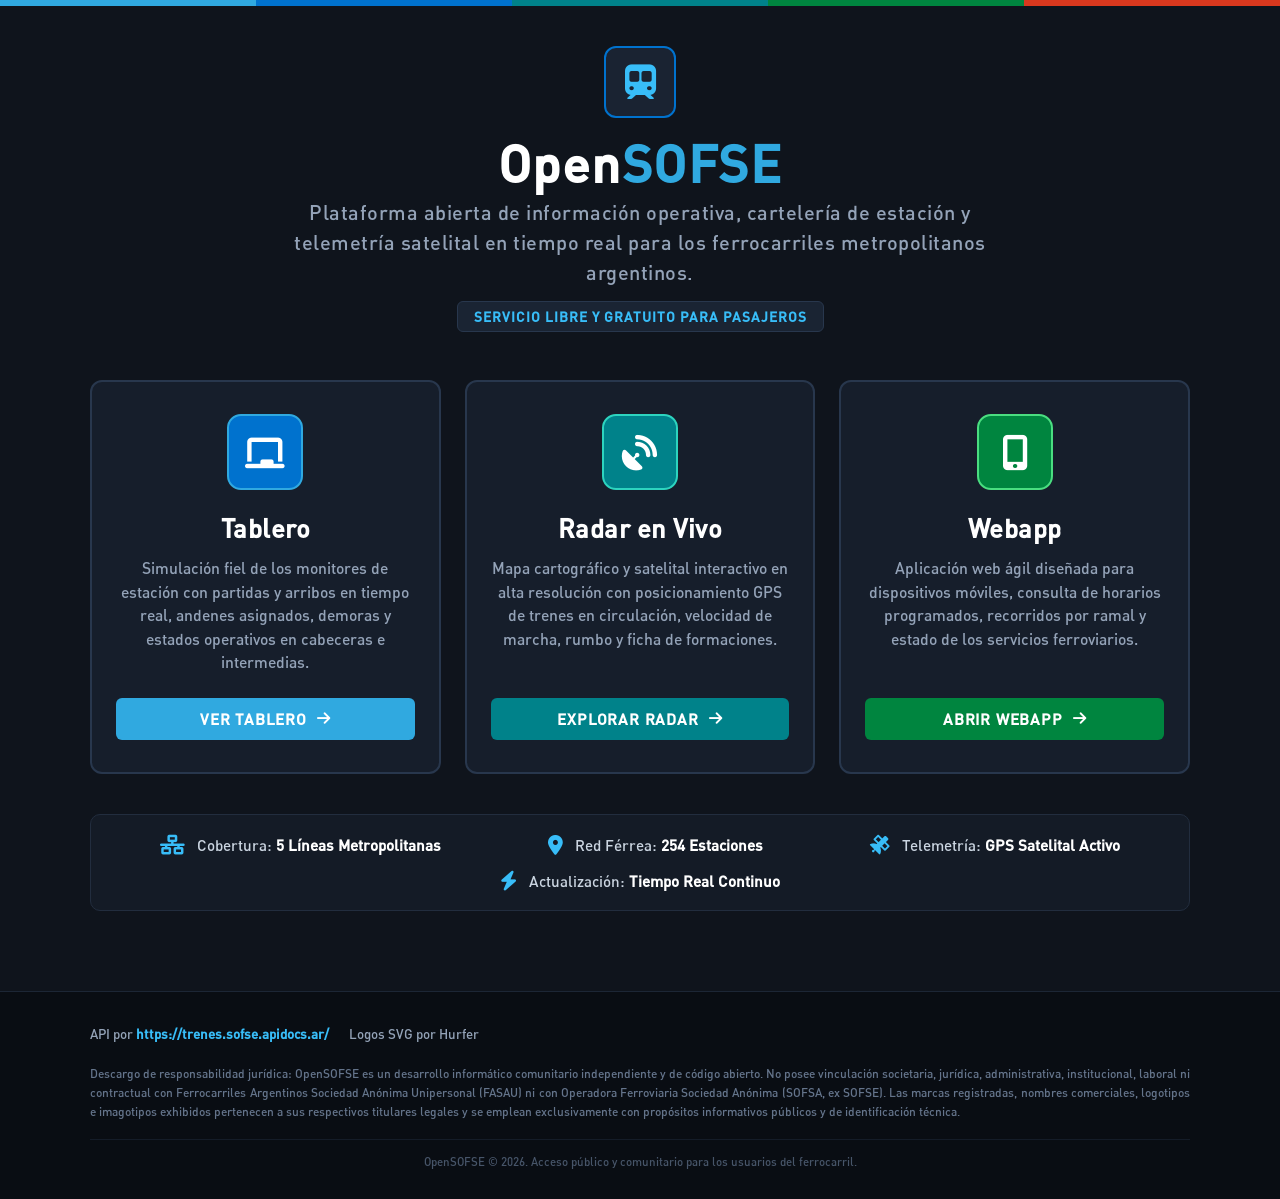
<file: index.html>
<!DOCTYPE html>
<html lang="es">
<head>
    <meta charset="UTF-8">
    <meta name="viewport" content="width=device-width, initial-scale=1.0">
    <title>OpenSOFSE | Portal Ferroviario Metropolitano en Tiempo Real</title>
    
    <!-- Font Awesome 6 Icons -->
    <link rel="stylesheet" href="https://cdnjs.cloudflare.com/ajax/libs/font-awesome/6.5.1/css/all.min.css">
    
    <style>
        /* Tipografia Oficial DinPro de Carteleria Ferroviaria */
        @font-face {
            font-family: 'DinPro';
            src: url('dinpro.otf') format('opentype');
            font-weight: normal;
            font-style: normal;
        }

        /* Reseteo y Base */
        * {
            box-sizing: border-box;
            margin: 0;
            padding: 0;
        }

        body {
            background-color: #0f141c;
            color: #f1f5f9;
            font-family: 'DinPro', 'Segoe UI', system-ui, sans-serif;
            min-height: 100vh;
            display: flex;
            flex-direction: column;
            justify-content: space-between;
            overflow-x: hidden;
        }

        /* Franja Superior Institucional de Lineas */
        .lines-accent-bar {
            width: 100%;
            height: 6px;
            display: flex;
        }

        .line-bar-roca { background-color: #30a9e0; flex: 1; }
        .line-bar-mitre { background-color: #0072ce; flex: 1; }
        .line-bar-sanmartin { background-color: #00828a; flex: 1; }
        .line-bar-sarmiento { background-color: #00853f; flex: 1; }
        .line-bar-belgranosur { background-color: #d9381e; flex: 1; }

        /* Contenedor Principal */
        .portal-wrapper {
            width: 100%;
            max-width: 1200px;
            margin: 0 auto;
            padding: 40px 24px;
            display: flex;
            flex-direction: column;
            align-items: center;
            flex-grow: 1;
        }

        /* Encabezado del Portal */
        .portal-header {
            text-align: center;
            margin-bottom: 48px;
        }

        .portal-emblem {
            display: inline-flex;
            align-items: center;
            justify-content: center;
            width: 72px;
            height: 72px;
            background-color: #1a2332;
            border: 2px solid #0072ce;
            border-radius: 12px;
            color: #38bdf8;
            font-size: 2.2em;
            margin-bottom: 20px;
        }

        .portal-title {
            font-size: 3.2em;
            font-weight: 900;
            letter-spacing: 1.5px;
            color: #ffffff;
            margin-bottom: 8px;
            line-height: 1;
        }

        .portal-title span {
            color: #30a9e0;
        }

        .portal-subtitle {
            font-size: 1.25em;
            color: #94a3b8;
            font-weight: normal;
            letter-spacing: 0.5px;
            max-width: 750px;
            line-height: 1.5;
            margin: 0 auto;
        }

        .portal-tagline {
            display: inline-block;
            margin-top: 14px;
            background-color: #1a2433;
            color: #38bdf8;
            border: 1px solid #28374d;
            border-radius: 6px;
            padding: 6px 16px;
            font-size: 0.85em;
            font-weight: bold;
            letter-spacing: 1px;
            text-transform: uppercase;
        }

        /* Grilla de los 3 Botones Principales */
        .portal-buttons-grid {
            display: grid;
            grid-template-columns: repeat(3, 1fr);
            gap: 24px;
            width: 100%;
            max-width: 1100px;
            margin-bottom: 40px;
        }

        .portal-card {
            background-color: #161e2b;
            border: 2px solid #28374d;
            border-radius: 12px;
            padding: 32px 24px;
            display: flex;
            flex-direction: column;
            align-items: center;
            text-align: center;
            text-decoration: none;
            color: inherit;
            cursor: pointer;
            transition: transform 0.18s ease, border-color 0.18s ease, background-color 0.18s ease;
            position: relative;
        }

        .portal-card:hover {
            transform: translateY(-4px);
            background-color: #1d283a;
            border-color: #30a9e0;
        }

        .portal-card:active {
            transform: translateY(0);
        }

        /* Iconos de Tarjetas */
        .card-icon-container {
            width: 76px;
            height: 76px;
            border-radius: 14px;
            display: flex;
            align-items: center;
            justify-content: center;
            font-size: 2.2em;
            margin-bottom: 22px;
            border: 2px solid #ffffff;
        }

        .card-tablero .card-icon-container {
            background-color: #0072ce;
            color: #ffffff;
            border-color: #30a9e0;
        }

        .card-radar .card-icon-container {
            background-color: #00828a;
            color: #ffffff;
            border-color: #2dd4bf;
        }

        .card-webapp .card-icon-container {
            background-color: #00853f;
            color: #ffffff;
            border-color: #4ade80;
        }

        /* Tipografia de Tarjetas */
        .card-title {
            font-size: 1.6em;
            font-weight: 800;
            color: #ffffff;
            margin-bottom: 12px;
            letter-spacing: 0.5px;
        }

        .card-description {
            font-size: 0.98em;
            color: #94a3b8;
            line-height: 1.5;
            margin-bottom: 24px;
            flex-grow: 1;
        }

        /* Boton de Accion Interno */
        .card-action-btn {
            width: 100%;
            padding: 12px 18px;
            border-radius: 6px;
            font-size: 0.95em;
            font-weight: 800;
            text-transform: uppercase;
            letter-spacing: 0.8px;
            display: flex;
            align-items: center;
            justify-content: center;
            gap: 10px;
            border: none;
        }

        .card-tablero .card-action-btn {
            background-color: #30a9e0;
            color: #ffffff;
        }

        .card-radar .card-action-btn {
            background-color: #00828a;
            color: #ffffff;
        }

        .card-webapp .card-action-btn {
            background-color: #00853f;
            color: #ffffff;
        }

        .portal-card:hover .card-action-btn {
            filter: brightness(1.15);
        }

        /* Informacion Adicional del Sistema */
        .portal-specs {
            width: 100%;
            max-width: 1100px;
            background-color: #141b26;
            border: 1px solid #222d3e;
            border-radius: 10px;
            padding: 20px 24px;
            margin-bottom: 40px;
            display: flex;
            justify-content: space-around;
            align-items: center;
            flex-wrap: wrap;
            gap: 16px;
        }

        .spec-item {
            display: flex;
            align-items: center;
            gap: 12px;
            color: #cbd5e1;
            font-size: 0.95em;
        }

        .spec-item i {
            font-size: 1.3em;
            color: #38bdf8;
        }

        .spec-item strong {
            color: #ffffff;
        }

        /* Pie de Pagina Institucional y Legal */
        .portal-footer {
            width: 100%;
            background-color: #090d13;
            border-top: 1px solid #1c2635;
            padding: 32px 24px 28px 24px;
            color: #64748b;
            font-size: 0.88em;
            line-height: 1.6;
        }

        .footer-container {
            max-width: 1100px;
            margin: 0 auto;
            display: flex;
            flex-direction: column;
            gap: 18px;
        }

        .footer-credits {
            display: flex;
            flex-wrap: wrap;
            gap: 20px;
            align-items: center;
            color: #94a3b8;
            font-size: 0.95em;
        }

        .footer-credits a {
            color: #38bdf8;
            text-decoration: none;
            font-weight: bold;
        }

        .footer-credits a:hover {
            text-decoration: underline;
        }

        .footer-disclaimer {
            color: #64748b;
            font-size: 0.85em;
            text-align: justify;
        }

        .footer-copy {
            color: #475569;
            font-size: 0.82em;
            text-align: center;
            padding-top: 12px;
            border-top: 1px solid #141c28;
        }

        /* Adaptabilidad Responsiva */
        @media (max-width: 900px) {
            .portal-buttons-grid {
                grid-template-columns: 1fr;
                max-width: 500px;
            }

            .portal-title {
                font-size: 2.5em;
            }

            .portal-specs {
                flex-direction: column;
                align-items: flex-start;
            }
        }
    </style>
</head>
<body>
    <!-- Franja Superior de Lineas Ferroviarias Metropolitanas -->
    <div class="lines-accent-bar">
        <div class="line-bar-roca" title="Línea Roca"></div>
        <div class="line-bar-mitre" title="Línea Mitre"></div>
        <div class="line-bar-sanmartin" title="Línea San Martín"></div>
        <div class="line-bar-sarmiento" title="Línea Sarmiento"></div>
        <div class="line-bar-belgranosur" title="Línea Belgrano Sur"></div>
    </div>

    <!-- Contenido Principal -->
    <main class="portal-wrapper">
        <header class="portal-header">
            <div class="portal-emblem">
                <i class="fa-solid fa-train-subway"></i>
            </div>
            <h1 class="portal-title">Open<span>SOFSE</span></h1>
            <p class="portal-subtitle">
                Plataforma abierta de información operativa, cartelería de estación y telemetría satelital en tiempo real para los ferrocarriles metropolitanos argentinos.
            </p>
            <div class="portal-tagline">
                Servicio Libre y Gratuito para Pasajeros
            </div>
        </header>

        <!-- Tres Botones Principales -->
        <section class="portal-buttons-grid">
            <!-- 1. TABLERO -->
            <a href="tablero.html" class="portal-card card-tablero" title="Acceder a la Cartelera Digital de Estación">
                <div class="card-icon-container">
                    <i class="fa-solid fa-chalkboard"></i>
                </div>
                <h2 class="card-title">Tablero</h2>
                <p class="card-description">
                    Simulación fiel de los monitores de estación con partidas y arribos en tiempo real, andenes asignados, demoras y estados operativos en cabeceras e intermedias.
                </p>
                <div class="card-action-btn">
                    <span>Ver Tablero</span>
                    <i class="fa-solid fa-arrow-right"></i>
                </div>
            </a>

            <!-- 2. RADAR EN VIVO -->
            <a href="mapa.html" class="portal-card card-radar" title="Acceder al Mapa Satelital de Trenes en Vivo">
                <div class="card-icon-container">
                    <i class="fa-solid fa-satellite-dish"></i>
                </div>
                <h2 class="card-title">Radar en Vivo</h2>
                <p class="card-description">
                    Mapa cartográfico y satelital interactivo en alta resolución con posicionamiento GPS de trenes en circulación, velocidad de marcha, rumbo y ficha de formaciones.
                </p>
                <div class="card-action-btn">
                    <span>Explorar Radar</span>
                    <i class="fa-solid fa-arrow-right"></i>
                </div>
            </a>

            <!-- 3. WEBAPP -->
            <a href="webapp.html" class="portal-card card-webapp" title="Acceder a la Aplicación Web para Móviles">
                <div class="card-icon-container">
                    <i class="fa-solid fa-mobile-screen-button"></i>
                </div>
                <h2 class="card-title">Webapp</h2>
                <p class="card-description">
                    Aplicación web ágil diseñada para dispositivos móviles, consulta de horarios programados, recorridos por ramal y estado de los servicios ferroviarios.
                </p>
                <div class="card-action-btn">
                    <span>Abrir Webapp</span>
                    <i class="fa-solid fa-arrow-right"></i>
                </div>
            </a>
        </section>

        <!-- Métricas del Sistema -->
        <section class="portal-specs">
            <div class="spec-item">
                <i class="fa-solid fa-network-wired"></i>
                <span>Cobertura: <strong>5 Líneas Metropolitanas</strong></span>
            </div>
            <div class="spec-item">
                <i class="fa-solid fa-location-dot"></i>
                <span>Red Férrea: <strong>254 Estaciones</strong></span>
            </div>
            <div class="spec-item">
                <i class="fa-solid fa-satellite"></i>
                <span>Telemetría: <strong>GPS Satelital Activo</strong></span>
            </div>
            <div class="spec-item">
                <i class="fa-solid fa-bolt"></i>
                <span>Actualización: <strong>Tiempo Real Continuo</strong></span>
            </div>
        </section>
    </main>

    <!-- Pie de Pagina del Inicio -->
    <footer class="portal-footer">
        <div class="footer-container">
            <!-- Créditos y Atribuciones -->
            <div class="footer-credits">
                <span>API por <a href="https://trenes.sofse.apidocs.ar/" target="_blank" rel="noopener noreferrer">https://trenes.sofse.apidocs.ar/</a></span>
                <span>Logos SVG por Hurfer</span>
            </div>

            <!-- Descargo de Responsabilidad en Terminología Jurídica Argentina -->
            <div class="footer-disclaimer">
                Descargo de responsabilidad jurídica: OpenSOFSE es un desarrollo informático comunitario independiente y de código abierto. No posee vinculación societaria, jurídica, administrativa, institucional, laboral ni contractual con Ferrocarriles Argentinos Sociedad Anónima Unipersonal (FASAU) ni con Operadora Ferroviaria Sociedad Anónima (SOFSA, ex SOFSE). Las marcas registradas, nombres comerciales, logotipos e imagotipos exhibidos pertenecen a sus respectivos titulares legales y se emplean exclusivamente con propósitos informativos públicos y de identificación técnica.
            </div>

            <div class="footer-copy">
                OpenSOFSE &copy; 2026. Acceso público y comunitario para los usuarios del ferrocarril.
            </div>
        </div>
    </footer>
</body>
</html>
</file>
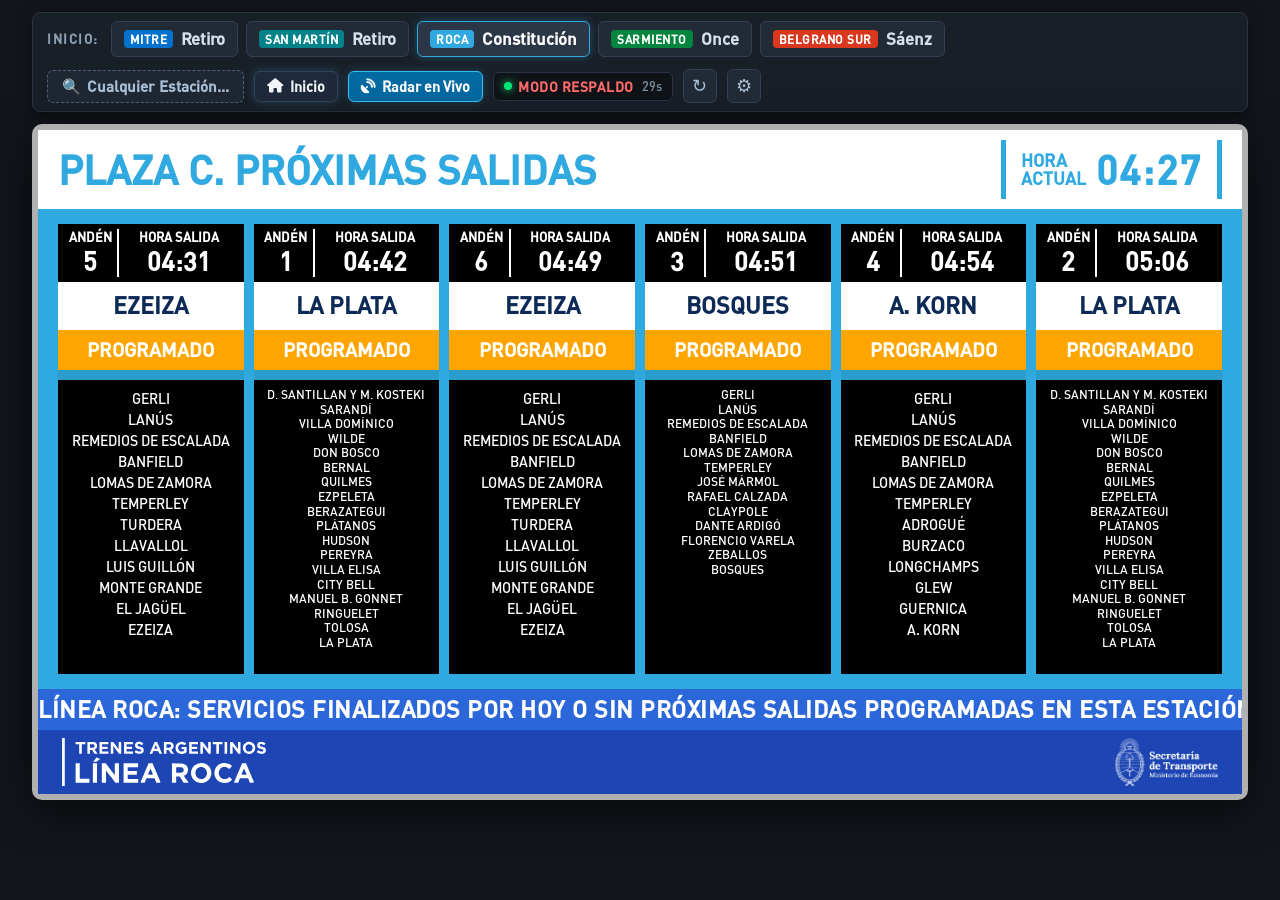
<file: tablero.html>
<!DOCTYPE html>
<html lang="es">
<head>
    <meta charset="UTF-8">
    <meta name="viewport" content="width=device-width, initial-scale=1.0">
    <title>Tablero En Vivo - Trenes Argentinos</title>
    <!-- Font Awesome 6 Icons -->
    <link rel="stylesheet" href="https://cdnjs.cloudflare.com/ajax/libs/font-awesome/6.5.1/css/all.min.css">
    <link rel="stylesheet" href="style.css">
</head>
<body>
    <!-- Barra Superior de Navegación: Terminales de Inicio + Buscador Global -->
    <nav class="top-nav-bar">
        <div class="nav-terminals">
            <span class="nav-section-label">INICIO:</span>
            <button class="terminal-tab" data-station-id="332" data-line="Mitre">
                <span class="line-pill pill-mitre">MITRE</span>
                <span class="tab-title">Retiro</span>
            </button>
            <button class="terminal-tab" data-station-id="463" data-line="San Martín">
                <span class="line-pill pill-sanmartin">SAN MARTÍN</span>
                <span class="tab-title">Retiro</span>
            </button>
            <button class="terminal-tab active" data-station-id="93" data-line="Roca">
                <span class="line-pill pill-roca">ROCA</span>
                <span class="tab-title">Constitución</span>
            </button>
            <button class="terminal-tab" data-station-id="293" data-line="Sarmiento">
                <span class="line-pill pill-sarmiento">SARMIENTO</span>
                <span class="tab-title">Once</span>
            </button>
            <button class="terminal-tab" data-station-id="525" data-line="Belgrano Sur">
                <span class="line-pill pill-belgranosur">BELGRANO SUR</span>
                <span class="tab-title">Sáenz</span>
            </button>
        </div>

        <div class="nav-extra">
            <div id="custom-station-tag" class="custom-station-tag" style="display: none;">
                <span class="pin-icon">📍</span>
                <span id="custom-station-name">Estación</span>
                <button id="clear-custom-station-btn" title="Volver a Constitución">✕</button>
            </div>

            <button id="btn-search-station" class="btn-search" title="Buscar cualquier estación de la red">
                <span class="search-icon">🔍</span>
                <span class="search-label">Cualquier Estación...</span>
            </button>

            <a href="index.html" class="btn-radar-link" title="Volver al Portal OpenSOFSE" style="background: #1e293b; color: #f1f5f9; border-color: #334155;">
                <i class="fa-solid fa-house"></i>
                <span>Inicio</span>
            </a>

            <a href="mapa.html" class="btn-radar-link" title="Ver Radar y Mapa Satelital de Formaciones en Vivo">
                <i class="fa-solid fa-satellite-dish"></i>
                <span>Radar en Vivo</span>
            </a>

            <div class="live-status-badge" id="live-status-container">
                <span class="pulse-dot"></span>
                <span class="status-text" id="live-status-text">EN VIVO</span>
                <span class="refresh-countdown" id="refresh-timer" title="Tiempo hasta próxima actualización">30s</span>
            </div>

            <button id="btn-refresh" class="btn-nav-action" title="Actualizar datos ahora">↻</button>
            <button id="btn-toggle-panel" class="btn-nav-action" title="Panel de Control Manual (Ctrl+Alt+C)">⚙</button>
        </div>
    </nav>

    <!-- Contenedor Principal del Tablero Físico (Color Tradicional) -->
    <div class="display-container" id="display-container">
        <header>
            <h1 id="board-title">PLAZA C. Próximas Salidas</h1>
            <div class="clock-container">
                <div class="clock-labels">
                    <span>HORA</span>
                    <span>ACTUAL</span>
                </div>
                <span id="clock">--:--</span>
            </div>
        </header>
        
        <main id="board-container">
            <!-- 6 columnas de trenes generadas dinámicamente -->
        </main>

        <div id="message-bar">
            <div class="ticker-wrap">
                <div class="ticker">
                  <p id="ticker-message">Cargando información oficial del servicio...</p>
                </div>
            </div>
        </div>
        
        <footer>
            <img id="footer-line-logo" src="logo_roca.svg" alt="Trenes Argentinos" class="logo-linea">
            <img src="Transporte.png" alt="Ministerio de Transporte" class="logo-transporte">
        </footer>
    </div>

    <!-- Modal para Selección de Cualquier Estación de la Red -->
    <div id="station-modal-overlay" class="station-modal-overlay">
        <div class="station-modal">
            <div class="station-modal-header">
                <div>
                    <h2>Tableros de la Red Ferroviaria</h2>
                    <p class="subtitle">Escribí o seleccioná cualquier estación para ver su tablero en tiempo real</p>
                </div>
                <button id="close-station-modal-btn" class="close-btn" title="Cerrar (Esc)">×</button>
            </div>
            
            <div class="station-search-container">
                <input type="text" id="station-search-input" placeholder="Buscar estación... ej. Quilmes, Morón, Tigre, Temperley, Chascomús, Pilar" autocomplete="off">
            </div>

            <div class="station-line-filters">
                <button class="filter-btn active" data-filter="all">Todas (<span id="count-all">254</span>)</button>
                <button class="filter-btn" data-filter="Roca">Roca (<span id="count-roca">94</span>)</button>
                <button class="filter-btn" data-filter="Mitre">Mitre (<span id="count-mitre">56</span>)</button>
                <button class="filter-btn" data-filter="San Martín">San Martín (<span id="count-sanmartin">32</span>)</button>
                <button class="filter-btn" data-filter="Sarmiento">Sarmiento (<span id="count-sarmiento">46</span>)</button>
                <button class="filter-btn" data-filter="Belgrano Sur">Belgrano Sur (<span id="count-belgrano">26</span>)</button>
            </div>

            <div class="modal-status-bar">
                <span id="stations-result-count">Mostrando 254 estaciones</span>
            </div>

            <div id="stations-list-container" class="stations-list-container">
                <!-- Se poblará de forma instantánea desde STATIONS_DB -->
            </div>
        </div>
    </div>

    <!-- Panel de Control Manual (Ctrl+Alt+C) -->
    <div id="control-panel-overlay">
        <div id="control-panel-content">
            <div class="panel-header">
                <h2>Panel de Control (Simulador Manual)</h2>
                <button id="close-panel-btn">×</button>
            </div>
            
            <div class="panel-body">
                <div class="panel-column">
                    <h4><span class="step">1</span>Seleccionar Tren</h4>
                    <label for="board-slot-select">Posición en Tablero:</label>
                    <select id="board-slot-select"></select>

                    <label for="ramal-select">Ramal:</label>
                    <select id="ramal-select"></select>

                    <div class="checkbox-container">
                        <input type="checkbox" id="experimental-checkbox">
                        <label for="experimental-checkbox">Incluir Ramales Experimentales</label>
                    </div>

                    <h4><span class="step">3</span>Datos del Servicio</h4>
                    <label for="new-time">Hora Salida (HH:MM):</label>
                    <input type="text" id="new-time" placeholder="Ej: 22:45">

                    <label for="new-platform">Andén:</label>
                    <input type="text" id="new-platform" placeholder="Ej: 8">

                    <label for="new-status">Estado:</label>
                    <select id="new-status">
                        <option value="programado">PROGRAMADO</option>
                        <option value="en-anden">EN ANDÉN</option>
                        <option value="demorado">DEMORADO</option>
                        <option value="cancelado">CANCELADO</option>
                    </select>
                </div>

                <div class="panel-column">
                    <h4><span class="step">2</span>Configurar Paradas</h4>
                    <label>Paradas del Servicio:</label>
                    <div id="station-toggle-list"></div>
                    <label for="station-select">Destino Final del Tren:</label>
                    <select id="station-select"></select>
                </div>
            </div>

            <div class="panel-footer">
                <div class="ticker-control">
                    <input type="text" id="custom-ticker-message" placeholder="Escribir mensaje para el ticker...">
                    <button id="update-ticker-btn">Enviar</button>
                </div>
                <button id="clear-overrides-btn" style="background-color: #6c757d; margin-right: 8px;">Restablecer a En Vivo</button>
                <button id="update-train-btn">Forzar Actualización de Tren</button>
            </div>
        </div>
    </div>

    <!-- Scripts: Base de datos estática para soporte 100% offline y local en file:// + Simulador -->
    <script src="stations_data.js"></script>
    <script src="simulator.js"></script>
</body>
</html>
</file>
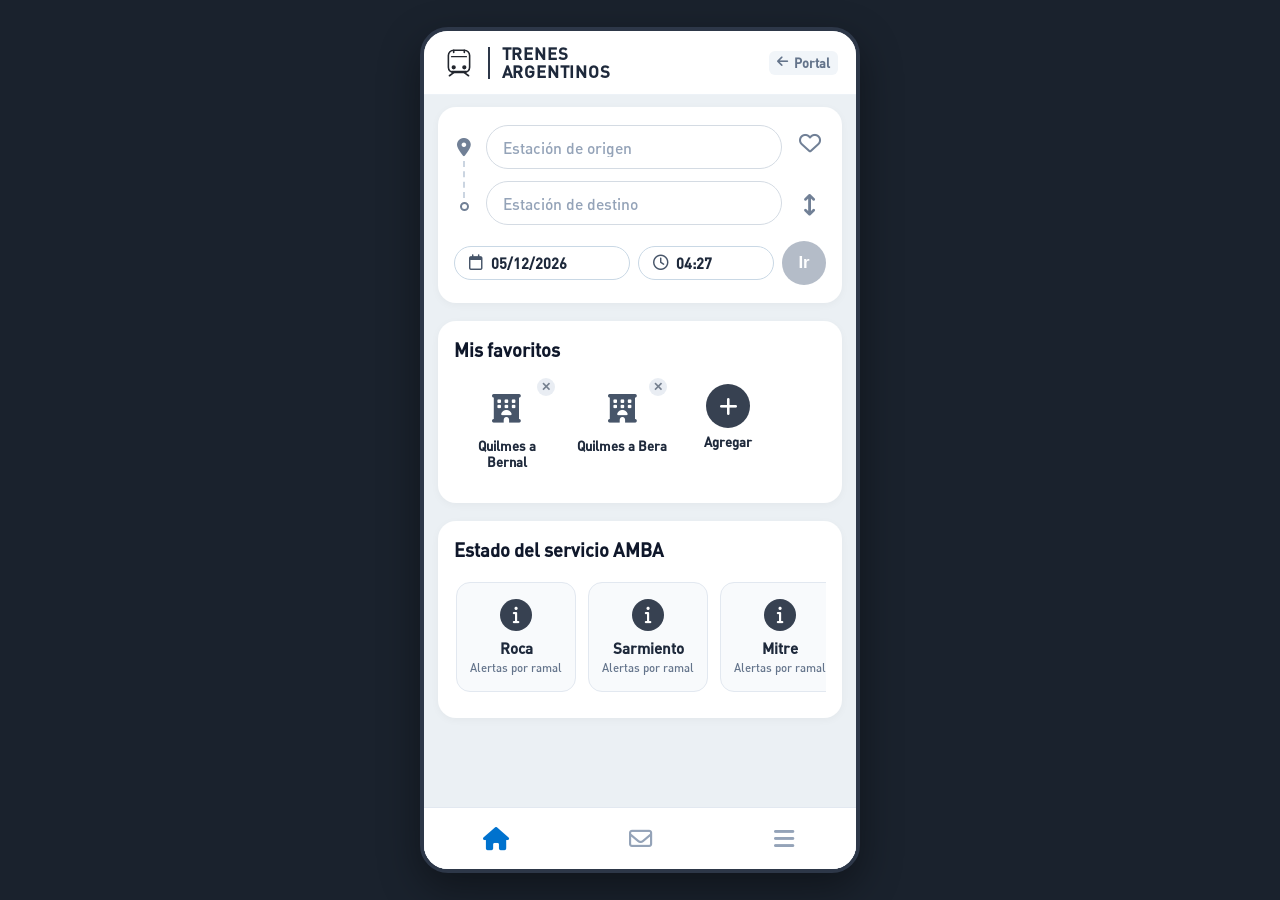
<file: webapp.html>
<!DOCTYPE html>
<html lang="es">
<head>
    <meta charset="UTF-8">
    <meta name="viewport" content="width=device-width, initial-scale=1.0, maximum-scale=1.0, user-scalable=no">
    <title>Trenes Argentinos | Webapp Oficial OpenSOFSE</title>
    
    <!-- Font Awesome 6 Icons -->
    <link rel="stylesheet" href="https://cdnjs.cloudflare.com/ajax/libs/font-awesome/6.5.1/css/all.min.css">
    
    <!-- Estilos 100% Idénticos a la App Oficial (Photos-1-001) -->
    <link rel="stylesheet" href="webapp.css">
</head>
<body>
    <div class="app-device-shell">
        <!-- 1. Cabecera Oficial Superior (Header Blanco) -->
        <header class="app-header">
            <div class="app-brand">
                <div class="app-train-logo">
                    <!-- Frente de Tren SVG Idéntico al Logo Oficial -->
                    <svg width="34" height="34" viewBox="0 0 64 64" fill="none" stroke="#22262e" stroke-width="3" stroke-linecap="round" stroke-linejoin="round">
                        <rect x="12" y="8" width="40" height="42" rx="10" fill="none"/>
                        <line x1="18" y1="20" x2="46" y2="20" stroke-width="2.5"/>
                        <line x1="22" y1="8" x2="22" y2="12" stroke-width="3"/>
                        <line x1="42" y1="8" x2="42" y2="12" stroke-width="3"/>
                        <circle cx="22" cy="40" r="2.5" fill="#22262e"/>
                        <circle cx="42" cy="40" r="2.5" fill="#22262e"/>
                        <line x1="18" y1="48" x2="46" y2="48" stroke-width="3"/>
                        <line x1="14" y1="56" x2="22" y2="50" stroke-width="3"/>
                        <line x1="50" y1="56" x2="42" y2="50" stroke-width="3"/>
                    </svg>
                </div>
                <div class="brand-divider"></div>
                <div class="brand-text-block">
                    <span class="t-line1">TRENES</span>
                    <span class="t-line2">ARGENTINOS</span>
                </div>
            </div>

            <!-- Acceso Rápido al Portal OpenSOFSE -->
            <a href="index.html" class="app-portal-return" title="Volver al Portal OpenSOFSE">
                <i class="fa-solid fa-arrow-left"></i>
                <span>Portal</span>
            </a>
        </header>

        <!-- 2. Área de Vistas de la Aplicación (Aislamiento Estricto de Pantallas) -->
        <main class="app-viewport">
            
            <!-- ==============================================================
                 PANTALLA 1: INICIO (HOME - IMG_2553, IMG_2555, IMG_2556)
                 ============================================================== -->
            <div id="screen-home" class="app-screen active">
                <!-- Tarjeta 1: Formulario de Viaje -->
                <div class="home-card">
                    <div class="search-inputs-wrapper">
                        <!-- Indicador visual vertical de trayecto -->
                        <div class="search-vertical-track-indicator">
                            <i class="fa-solid fa-location-dot indicator-pin"></i>
                            <div class="indicator-dashed-line"></div>
                            <div class="indicator-dot"></div>
                        </div>

                        <!-- Columnas de Campos de Estación -->
                        <div class="search-fields-column">
                            <div class="input-pill-container" id="pill-origin">
                                <span class="input-pill-text placeholder" id="text-origin">Estación de origen</span>
                            </div>

                            <div class="input-pill-container" id="pill-dest">
                                <span class="input-pill-text placeholder" id="text-dest">Estación de destino</span>
                                <button id="btn-clear-dest" class="btn-clear-field" style="display: none;" title="Limpiar destino">✕</button>
                            </div>
                        </div>

                        <!-- Botones Laterales: Favorito e Invertir -->
                        <div class="search-side-actions">
                            <button id="btn-fav-toggle" class="btn-icon-side" title="Guardar en favoritos">
                                <i class="fa-regular fa-heart"></i>
                            </button>
                            <button id="btn-swap-stations" class="btn-icon-side" title="Invertir origen y destino">
                                <i class="fa-solid fa-arrows-up-down"></i>
                            </button>
                        </div>
                    </div>

                    <!-- Fila de Fecha, Hora y Botón Circular Ir -->
                    <div class="datetime-submit-row">
                        <div class="datetime-pill" id="pill-current-date" title="Seleccionar fecha de viaje">
                            <i class="fa-regular fa-calendar"></i>
                            <span id="display-date">16/10/2026</span>
                            <input type="date" id="input-date" class="hidden-datetime-input" aria-label="Fecha de viaje">
                        </div>

                        <div class="datetime-pill" id="pill-current-time" title="Seleccionar hora de viaje">
                            <i class="fa-regular fa-clock"></i>
                            <span id="display-time">20:31</span>
                            <input type="time" id="input-time" class="hidden-datetime-input" aria-label="Hora de viaje">
                        </div>

                        <button id="btn-circle-ir" class="btn-circle-ir" title="Buscar servicios">
                            Ir
                        </button>
                    </div>
                </div>

                <!-- Tarjeta 2: Mis Favoritos -->
                <div class="home-card">
                    <h3 class="section-title">Mis favoritos</h3>
                    <div class="favorites-row" id="favorites-container">
                        <!-- Poblado dinámicamente con favoritos guardados en localStorage -->
                    </div>
                </div>

                <!-- Tarjeta 3: Estado del Servicio AMBA -->
                <div class="home-card">
                    <h3 class="section-title">Estado del servicio AMBA</h3>
                    <div class="lines-status-scroll">
                        <div class="line-status-card" data-line="Roca">
                            <div class="status-info-circle"><i class="fa-solid fa-info"></i></div>
                            <div class="line-status-name">Roca</div>
                            <div class="line-status-alert">Alertas por ramal</div>
                        </div>
                        <div class="line-status-card" data-line="Sarmiento">
                            <div class="status-info-circle"><i class="fa-solid fa-info"></i></div>
                            <div class="line-status-name">Sarmiento</div>
                            <div class="line-status-alert">Alertas por ramal</div>
                        </div>
                        <div class="line-status-card" data-line="Mitre">
                            <div class="status-info-circle"><i class="fa-solid fa-info"></i></div>
                            <div class="line-status-name">Mitre</div>
                            <div class="line-status-alert">Alertas por ramal</div>
                        </div>
                        <div class="line-status-card" data-line="San Martín">
                            <div class="status-info-circle"><i class="fa-solid fa-info"></i></div>
                            <div class="line-status-name">San Martín</div>
                            <div class="line-status-alert">Servicio normal</div>
                        </div>
                        <div class="line-status-card" data-line="Belgrano Sur">
                            <div class="status-info-circle"><i class="fa-solid fa-info"></i></div>
                            <div class="line-status-name">Belgrano Sur</div>
                            <div class="line-status-alert">Servicio normal</div>
                        </div>
                    </div>
                </div>
            </div>

            <!-- ==============================================================
                 PANTALLA 2: SELECTOR DE ESTACIÓN (IMG_2554)
                 ============================================================== -->
            <div id="screen-picker" class="app-screen screen-picker">
                <div class="picker-top-bar">
                    <button id="btn-picker-back" class="btn-picker-back" title="Volver al inicio">
                        <i class="fa-solid fa-chevron-left"></i>
                    </button>
                    <div class="picker-search-container">
                        <input type="text" id="picker-search-input" class="picker-search-input" placeholder="Buscar estación..." autocomplete="off">
                        <i class="fa-solid fa-magnifying-glass picker-search-icon"></i>
                    </div>
                </div>

                <!-- Filtros de Línea -->
                <div class="picker-filters-block">
                    <div class="picker-filter-label">Línea</div>
                    <div class="picker-chips-row">
                        <button class="picker-chip active" data-line="all">Todas</button>
                        <button class="picker-chip" data-line="Roca">Roca</button>
                        <button class="picker-chip" data-line="Sarmiento">Sarmiento</button>
                        <button class="picker-chip" data-line="Mitre">Mitre</button>
                        <button class="picker-chip" data-line="San Martín">San Martín</button>
                        <button class="picker-chip" data-line="Belgrano Sur">Belgrano Sur</button>
                    </div>
                </div>

                <!-- Últimas Seleccionadas -->
                <div class="picker-section-header">
                    <i class="fa-regular fa-clock"></i>
                    <span>Últimas seleccionadas</span>
                </div>
                <div class="picker-stations-list" id="picker-recents-list"></div>

                <!-- Estaciones de la Red -->
                <div class="picker-section-header">
                    <i class="fa-solid fa-location-dot"></i>
                    <span>Estaciones de la red</span>
                </div>
                <div class="picker-stations-list" id="picker-all-list"></div>
            </div>

            <!-- ==============================================================
                 PANTALLA 3: RESULTADOS DE BÚSQUEDA (IMG_2559)
                 ============================================================== -->
            <div id="screen-results" class="app-screen">
                <div class="results-header-banner">
                    <button id="btn-results-back" class="btn-banner-back" title="Volver a la búsqueda">
                        <i class="fa-solid fa-chevron-left"></i>
                    </button>
                </div>

                <!-- Resumen Superior Flotante del Viaje -->
                <div class="results-summary-card" id="results-summary-card">
                    <div class="search-inputs-wrapper" style="margin-bottom: 10px;">
                        <div class="search-vertical-track-indicator" style="height: 65px;">
                            <i class="fa-solid fa-location-dot indicator-pin"></i>
                            <div class="indicator-dashed-line"></div>
                            <div class="indicator-dot"></div>
                        </div>
                        <div class="search-fields-column" style="gap: 8px;">
                            <div class="input-pill-container" style="height: 38px;">
                                <span class="input-pill-text" id="summary-origin">Origen</span>
                            </div>
                            <div class="input-pill-container" style="height: 38px;">
                                <span class="input-pill-text" id="summary-dest">Destino</span>
                            </div>
                        </div>
                    </div>
                </div>

                <!-- Acordeones de Filtros -->
                <div class="results-accordions-row">
                    <div class="accordion-item">
                        <i class="fa-solid fa-circle-chevron-down"></i>
                        <span>Ramal</span>
                    </div>
                    <div class="accordion-item">
                        <i class="fa-solid fa-circle-chevron-down"></i>
                        <span>Tipo de servicio</span>
                    </div>
                </div>

                <!-- Listado de Boletos y Servicios en Tiempo Real -->
                <div class="results-services-list" id="results-services-container">
                    <!-- Tarjetas de servicios generadas dinámicamente -->
                </div>
            </div>

            <!-- ==============================================================
                 PANTALLA 4: ITINERARIO Y TREN EN VIVO EN LA VÍA (IMG_2560 a 2562)
                 ============================================================== -->
            <div id="screen-itinerary" class="app-screen">
                <div class="itinerary-top-bar">
                    <button id="btn-itinerary-back" class="btn-banner-back" style="border-color: #64748b; color: #1e293b;" title="Volver a los resultados">
                        <i class="fa-solid fa-chevron-left"></i>
                    </button>
                    <div class="itinerary-title-pill" id="itinerary-title-text">
                        De Quilmes a Plaza C.
                    </div>
                    <a id="btn-itinerary-map" href="mapa.html" class="btn-map-shortcut" title="Ver en el Radar Satelital">
                        <i class="fa-solid fa-map"></i>
                    </a>
                </div>

                <!-- Trazado de Vía con Estaciones y Formación en Marcha -->
                <div class="itinerary-track-container">
                    <div class="itinerary-vertical-line"></div>
                    <div id="itinerary-track-list" style="width: 100%; display: flex; flex-direction: column; align-items: center;">
                        <!-- Estaciones y tren en vivo renderizados en tiempo real -->
                    </div>
                </div>

                <!-- Ficha Inferior Fija de Servicio (Aislada estrictamente dentro de itinerario) -->
                <div class="itinerary-bottom-card-fixed" id="itinerary-bottom-card">
                    <!-- Renderizado dinámicamente -->
                </div>
            </div>

            <!-- ==============================================================
                 PANTALLA 5: NOTIFICACIONES (AMBA ALERTAS)
                 ============================================================== -->
            <div id="screen-notifications" class="app-screen" style="padding: 16px;">
                <h2 class="section-title" style="margin-bottom: 20px;">Novedades y Estado de Líneas</h2>
                
                <div class="home-card" style="margin: 8px 0; border-left: 5px solid #30a9e0;">
                    <strong style="color: #0284c7; font-size: 1.05em;">Línea Roca</strong>
                    <p style="font-size: 0.9em; color: #475569; margin-top: 4px;">Servicios funcionando con diagrama regular en ramales La Plata, Korn y Ezeiza.</p>
                </div>

                <div class="home-card" style="margin: 8px 0; border-left: 5px solid #00853f;">
                    <strong style="color: #00853f; font-size: 1.05em;">Línea Sarmiento</strong>
                    <p style="font-size: 0.9em; color: #475569; margin-top: 4px;">Servicio Once a Moreno normal con frecuencias habituales.</p>
                </div>

                <div class="home-card" style="margin: 8px 0; border-left: 5px solid #0072ce;">
                    <strong style="color: #0072ce; font-size: 1.05em;">Línea Mitre</strong>
                    <p style="font-size: 0.9em; color: #475569; margin-top: 4px;">Ramales Tigre, J. L. Suárez y Bmé. Mitre funcionando según cronograma.</p>
                </div>

                <div class="home-card" style="margin: 8px 0; border-left: 5px solid #00828a;">
                    <strong style="color: #00828a; font-size: 1.05em;">Línea San Martín</strong>
                    <p style="font-size: 0.9em; color: #475569; margin-top: 4px;">Servicio Retiro a Dr. Cabred en horario regular sin demoras.</p>
                </div>

                <div class="home-card" style="margin: 8px 0; border-left: 5px solid #d9381e;">
                    <strong style="color: #d9381e; font-size: 1.05em;">Línea Belgrano Sur</strong>
                    <p style="font-size: 0.9em; color: #475569; margin-top: 4px;">Ramal Sáenz a González Catán y Marinos con partidas normales.</p>
                </div>
            </div>

            <!-- ==============================================================
                 PANTALLA 6: MENÚ
                 ============================================================== -->
            <div id="screen-menu" class="app-screen screen-menu">
                <div class="menu-list">
                    <div class="menu-item" id="menu-item-favs">
                        <i class="fa-regular fa-heart"></i>
                        <span>Mis Favoritos</span>
                    </div>
                    <a href="tablero.html" class="menu-item">
                        <i class="fa-solid fa-chalkboard"></i>
                        <span>Tablero de Salidas</span>
                    </a>
                    <a href="mapa.html" class="menu-item">
                        <i class="fa-solid fa-satellite-dish"></i>
                        <span>Radar Satelital GPS</span>
                    </a>
                    <a href="index.html" class="menu-item">
                        <i class="fa-solid fa-house"></i>
                        <span>Portal OpenSOFSE</span>
                    </a>
                </div>

                <!-- Pie Institucional con Logo OpenSOFSE -->
                <div class="menu-footer">
                    <img src="open_sofse.png" alt="OpenSOFSE" class="menu-opensofse-logo">
                </div>
            </div>

        </main>

        <!-- 3. Barra de Navegación Inferior Fija (Bottom Tab Bar - IMG_2553) -->
        <nav class="app-bottom-nav" id="app-bottom-nav">
            <div class="nav-tab-item active" id="tab-nav-home" title="Inicio">
                <i class="fa-solid fa-house"></i>
            </div>
            <div class="nav-tab-item" id="tab-nav-notifications" title="Novedades">
                <i class="fa-regular fa-envelope"></i>
            </div>
            <div class="nav-tab-item" id="tab-nav-menu" title="Menú">
                <i class="fa-solid fa-bars"></i>
            </div>
        </nav>
    </div>

    <!-- Scripts: Base de datos de estaciones + Lógica de la Webapp -->
    <script src="stations_data.js"></script>
    <script src="webapp.js"></script>
</body>
</html>
</file>
<file: style.css>
/* ==========================================================================
   TABLERO EN VIVO - TRENES ARGENTINOS
   Estilos visuales fieles a la señalética y cartelería ferroviaria oficial
   Color tradicional unificado en todas las estaciones
   ========================================================================== */

/* Fuente oficial DinPro */
@font-face {
    font-family: 'DinPro';
    src: url('dinpro.otf') format('opentype');
}

/* Colores tradicionales del tablero */
:root {
    --bg-traditional-display: #30a9e0; /* Celeste tradicional */
    --bg-traditional-column: #2a9dcc;  /* Fondo columnas de trenes */
    --bg-traditional-ticker: #2b67d9;  /* Fondo ticker marquesina */
    --bg-traditional-footer: #1d46b4;  /* Fondo institucional pie */
}

/* Estilos Generales */
* {
    box-sizing: border-box;
}

body {
    background-color: #12151b;
    color: #0d2a57; 
    font-family: 'DinPro', sans-serif;
    margin: 0;
    padding: 12px 0 24px 0;
    display: flex;
    flex-direction: column;
    align-items: center;
    min-height: 100vh;
}

/* ==========================================================================
   BARRA SUPERIOR DE NAVEGACIÓN ("INICIO" + BUSCADOR GLOBAL)
   ========================================================================== */
.top-nav-bar {
    width: 95%;
    max-width: 1800px;
    margin-bottom: 12px;
    display: flex;
    justify-content: space-between;
    align-items: center;
    flex-wrap: wrap;
    gap: 12px;
    background: #191f27;
    border: 1px solid #2a3442;
    border-radius: 8px;
    padding: 8px 14px;
    box-shadow: 0 4px 15px rgba(0, 0, 0, 0.4);
}

.nav-terminals {
    display: flex;
    align-items: center;
    gap: 8px;
    flex-wrap: wrap;
}

.nav-section-label {
    color: #8fa0b5;
    font-size: 0.8em;
    font-weight: bold;
    letter-spacing: 1.5px;
    margin-right: 4px;
}

.terminal-tab {
    background: #222a36;
    border: 1px solid #334052;
    color: #d5e0eb;
    padding: 6px 12px;
    border-radius: 6px;
    cursor: pointer;
    display: flex;
    align-items: center;
    gap: 8px;
    font-family: 'DinPro', sans-serif;
    font-size: 1.05em;
    font-weight: bold;
    transition: all 0.2s ease;
}

.terminal-tab:hover {
    background: #2c3645;
    border-color: #485c75;
    color: #ffffff;
    transform: translateY(-1px);
}

.terminal-tab.active {
    background: #2b3747;
    border-color: #30a9e0;
    color: #ffffff;
    box-shadow: 0 0 10px rgba(48, 169, 224, 0.35);
}

/* Insignias de Línea en los botones */
.line-pill {
    font-size: 0.7em;
    padding: 2px 6px;
    border-radius: 4px;
    font-weight: bold;
    color: white;
    letter-spacing: 0.5px;
    text-transform: uppercase;
}

.pill-roca { background-color: #30a9e0; }
.pill-mitre { background-color: #0072ce; }
.pill-sanmartin { background-color: #00828a; }
.pill-sarmiento { background-color: #00853f; }
.pill-belgranosur { background-color: #d9381e; }

/* Sección Extra / Acciones Derecha */
.nav-extra {
    display: flex;
    align-items: center;
    gap: 10px;
    flex-wrap: wrap;
}

.custom-station-tag {
    background: #1c324a;
    border: 1px solid #30a9e0;
    color: #ffffff;
    padding: 5px 10px;
    border-radius: 6px;
    font-size: 0.95em;
    font-weight: bold;
    display: flex;
    align-items: center;
    gap: 6px;
    animation: fadeIn 0.3s ease;
}

.custom-station-tag button {
    background: none;
    border: none;
    color: #ff6b6b;
    cursor: pointer;
    font-size: 1em;
    font-weight: bold;
    padding: 0 0 0 4px;
    line-height: 1;
}

.custom-station-tag button:hover {
    color: #ff3333;
}

.btn-search {
    background: #1f2733;
    border: 1px dashed #4e6178;
    color: #a9bfd6;
    padding: 6px 14px;
    border-radius: 6px;
    font-family: 'DinPro', sans-serif;
    font-size: 0.95em;
    font-weight: bold;
    cursor: pointer;
    display: flex;
    align-items: center;
    gap: 6px;
    transition: all 0.2s ease;
}

.btn-search:hover {
    background: #2a3547;
    border-color: #30a9e0;
    color: #ffffff;
    border-style: solid;
}

.btn-radar-link {
    background: #0369a1;
    border: 1px solid #38bdf8;
    color: #ffffff;
    text-decoration: none;
    padding: 6px 12px;
    border-radius: 6px;
    font-size: 0.9em;
    font-weight: bold;
    display: flex;
    align-items: center;
    gap: 7px;
    transition: all 0.2s ease;
    box-shadow: 0 0 10px rgba(56, 189, 248, 0.25);
}

.btn-radar-link:hover {
    background: #0284c7;
    border-color: #7dd3fc;
    color: #ffffff;
    transform: translateY(-1px);
    box-shadow: 0 0 15px rgba(56, 189, 248, 0.45);
}

.live-status-badge {
    display: flex;
    align-items: center;
    gap: 6px;
    background: rgba(0, 0, 0, 0.4);
    padding: 5px 10px;
    border-radius: 6px;
    border: 1px solid #2a3547;
}

.pulse-dot {
    width: 8px;
    height: 8px;
    border-radius: 50%;
    background-color: #00e676;
    box-shadow: 0 0 8px #00e676;
    animation: live-pulse 2s infinite ease-in-out;
}

@keyframes live-pulse {
    0% { transform: scale(0.9); opacity: 0.7; }
    50% { transform: scale(1.3); opacity: 1; box-shadow: 0 0 12px #00e676; }
    100% { transform: scale(0.9); opacity: 0.7; }
}

.status-text {
    color: #00e676;
    font-size: 0.85em;
    font-weight: bold;
    letter-spacing: 0.5px;
}

.refresh-countdown {
    color: #7d90a4;
    font-size: 0.8em;
    margin-left: 2px;
}

.btn-nav-action {
    background: #222a36;
    border: 1px solid #334052;
    color: #a9bfd6;
    width: 34px;
    height: 34px;
    border-radius: 6px;
    cursor: pointer;
    font-size: 1.1em;
    display: flex;
    align-items: center;
    justify-content: center;
    transition: all 0.2s ease;
}

.btn-nav-action:hover {
    background: #2e3a49;
    color: #ffffff;
    border-color: #485c75;
}

/* ==========================================================================
   CONTENEDOR PRINCIPAL DEL TABLERO (COLOR TRADICIONAL CELESTE)
   ========================================================================== */
.display-container {
    background-color: var(--bg-traditional-display);
    width: 95%;
    max-width: 1800px;
    border: 6px solid #b0b0b0;
    border-radius: 10px;
    padding: 0 20px;
    box-sizing: border-box;
    display: flex;
    flex-direction: column;
    box-shadow: 0 10px 40px rgba(0, 0, 0, 0.6);
}

header {
    background-color: white;
    display: flex;
    justify-content: space-between;
    align-items: center;
    padding: 10px 20px;
    margin: 0 -20px;
    border-bottom: none;
    flex-shrink: 0;
}

header h1 {
    font-size: 2.5em;
    margin: 0;
    font-weight: bold;
    color: var(--bg-traditional-display);
    text-transform: uppercase;
}

.clock-container {
    display: flex;
    align-items: center;
    gap: 10px;
    border-left: 5px solid var(--bg-traditional-display);
    border-right: 5px solid var(--bg-traditional-display);
    padding: 5px 15px;
    background-color: transparent;
    border-radius: 0;
}

.clock-labels {
    text-align: left;
    color: var(--bg-traditional-display);
    font-weight: bold;
    font-size: 1.1em;
    line-height: 1;
}

.clock-labels span {
    display: block;
}

#clock {
    font-size: 2.5em;
    font-weight: bold;
    letter-spacing: 2px;
    color: var(--bg-traditional-display);
}

/* ==========================================================================
   GRILLA DE 6 COLUMNAS DE TRENES (FONDO TRADICIONAL)
   ========================================================================== */
main {
    display: flex;
    justify-content: flex-start;
    gap: 10px;
    padding: 15px 0;
    min-height: 480px;
    overflow-x: hidden;
    flex-grow: 1;
}

.train-column {
    background-color: var(--bg-traditional-column);
    color: white;
    width: calc((100% - 50px) / 6);
    flex-shrink: 0;
    display: flex;
    flex-direction: column;
    border-radius: 2px;
}

/* Columna en modo Standby / Sin servicio asignado */
.train-column.standby {
    opacity: 0.65;
}

.train-header {
    display: flex;
    justify-content: space-between;
    align-items: stretch;
    background-color: black;
    color: white;
    padding: 5px;
    text-align: center;
}

.header-section {
    display: flex;
    flex-direction: column;
    justify-content: center;
}

.header-section:first-child {
    width: 32%;
    border-right: 2px solid white;
}

.header-section:last-child {
    width: 68%;
}

.header-section span {
    display: block;
    font-weight: bold;
}

.header-section span:first-child {
    font-size: 0.8em;
}

.platform, .departure-time {
    font-size: 1.6em;
}

.destination {
    background-color: white;
    color: #0d2a57;
    text-align: center;
    padding: 8px 4px;
    font-size: 1.45em;
    font-weight: bold;
    min-height: 48px;
    display: flex;
    align-items: center;
    justify-content: center;
    text-transform: uppercase;
    line-height: 1.1;
}

.status-bar {
    padding: 8px;
    text-align: center;
    font-size: 1.2em;
    font-weight: bold;
    color: white;
}

.status-bar.programado { background-color: #ffa500; }
.status-bar.en-anden { background-color: #009a44; }
.status-bar.en-estacion { background-color: #0ea5e9; }
.status-bar.aproximando { background-color: #f59e0b; }
.status-bar.demorado,
.status-bar.cancelado {
    background-color: #d90429; /* Rojo reglamentario */
}
.status-bar.sin-servicio {
    background-color: #555555;
    color: #cccccc;
}

.stops-list {
    list-style: none;
    padding: 8px 4px;
    margin: 10px 0 0 0;
    font-size: 0.88em;
    line-height: 1.35;
    overflow: hidden;
    text-align: center;
    background-color: black;
    color: white;
    border-radius: 0;
    flex-grow: 1;
}

.stops-list li {
    padding: 1px 0;
    white-space: nowrap;
    overflow: hidden;
    text-overflow: ellipsis;
}

/* Modo compacto para servicios con muchas paradas (> 12) */
.stops-list.compact {
    font-size: 0.76em;
    line-height: 1.2;
}

.stops-list.compact li {
    padding: 0;
}

/* ==========================================================================
   TICKER INFORMATIVO (FONDO TRADICIONAL AZUL)
   ========================================================================== */
#message-bar {
    flex-shrink: 0;
    margin: 0 -20px;
    overflow: hidden;
    background-color: var(--bg-traditional-ticker);
}

.ticker-wrap { 
    padding: 6px 0; 
}

.ticker {
    display: inline-block;
    white-space: nowrap;
    animation: ticker 30s linear infinite;
}

.ticker p {
    margin: 0;
    font-size: 1.45em;
    font-weight: bold;
    color: white;
    letter-spacing: 0.5px;
}

@keyframes ticker {
    0% { transform: translateX(100%); }
    100% { transform: translateX(-100%); }
}

/* ==========================================================================
   PIE DE PÁGINA INSTITUCIONAL (FONDO TRADICIONAL + LOGOS)
   ========================================================================== */
footer {
    background-color: var(--bg-traditional-footer);
    flex-shrink: 0;
    margin: 0 -20px;
    padding: 8px 24px;
    display: flex;
    align-items: center;
    justify-content: space-between;
}

.logo-linea { 
    height: 48px;
    max-width: 380px;
    object-fit: contain;
    filter: brightness(0) invert(1); /* Convierte el logo en blanco puro para contrastar en el fondo azul */
    transition: opacity 0.2s ease;
}

.logo-transporte { 
    height: 48px;
    object-fit: contain;
}

/* ==========================================================================
   MODAL DE BÚSQUEDA GLOBAL DE ESTACIONES (REDISEÑADO Y OPTIMIZADO)
   ========================================================================== */
.station-modal-overlay {
    position: fixed;
    top: 0;
    left: 0;
    width: 100%;
    height: 100%;
    background-color: rgba(0, 0, 0, 0.78);
    display: none;
    justify-content: center;
    align-items: center;
    z-index: 1000;
    backdrop-filter: blur(8px);
    animation: fadeIn 0.2s ease;
}

.station-modal-overlay.visible {
    display: flex;
}

.station-modal {
    background-color: #171c24;
    color: #e1e7ed;
    border: 1px solid #2e3a4a;
    border-radius: 12px;
    box-shadow: 0 15px 45px rgba(0, 0, 0, 0.7);
    width: 90%;
    max-width: 920px;
    max-height: 85vh;
    display: flex;
    flex-direction: column;
    overflow: hidden;
}

.station-modal-header {
    display: flex;
    justify-content: space-between;
    align-items: flex-start;
    padding: 18px 24px 12px 24px;
    border-bottom: 1px solid #283240;
}

.station-modal-header h2 {
    margin: 0;
    font-size: 1.6em;
    color: #ffffff;
}

.station-modal-header .subtitle {
    margin: 4px 0 0 0;
    font-size: 0.9em;
    color: #8fa0b5;
}

.close-btn {
    background: none;
    border: none;
    font-size: 2.2em;
    color: #8fa0b5;
    cursor: pointer;
    line-height: 0.8;
}

.close-btn:hover {
    color: #ffffff;
}

.station-search-container {
    padding: 14px 24px 8px 24px;
}

#station-search-input {
    width: 100%;
    padding: 12px 16px;
    background: #212936;
    border: 1px solid #38465a;
    border-radius: 8px;
    color: #ffffff;
    font-size: 1.1em;
    font-family: 'DinPro', sans-serif;
    outline: none;
    transition: border-color 0.2s ease;
}

#station-search-input:focus {
    border-color: #30a9e0;
    box-shadow: 0 0 10px rgba(48, 169, 224, 0.25);
}

.station-line-filters {
    display: flex;
    gap: 8px;
    padding: 4px 24px 10px 24px;
    flex-wrap: wrap;
}

.filter-btn {
    background: #212936;
    border: 1px solid #38465a;
    color: #a9bfd6;
    padding: 5px 12px;
    border-radius: 6px;
    cursor: pointer;
    font-family: 'DinPro', sans-serif;
    font-size: 0.9em;
    font-weight: bold;
    transition: all 0.15s ease;
}

.filter-btn:hover {
    background: #2b3647;
    color: #ffffff;
}

.filter-btn.active {
    background: #30a9e0;
    border-color: #30a9e0;
    color: #ffffff;
}

.modal-status-bar {
    padding: 4px 24px 10px 24px;
    border-bottom: 1px solid #283240;
    font-size: 0.85em;
    color: #8fa0b5;
}

.stations-list-container {
    padding: 18px 24px;
    overflow-y: auto;
    display: grid;
    grid-template-columns: repeat(auto-fill, minmax(240px, 1fr));
    gap: 10px;
    max-height: 460px;
}

.station-card {
    background: #212936;
    border: 1px solid #2e3a4a;
    border-radius: 8px;
    padding: 10px 14px;
    cursor: pointer;
    display: flex;
    justify-content: space-between;
    align-items: center;
    transition: all 0.15s ease;
}

.station-card:hover {
    background: #2b3647;
    border-color: #30a9e0;
    transform: translateY(-1px);
    box-shadow: 0 4px 12px rgba(0, 0, 0, 0.3);
}

.station-card .station-name {
    font-size: 1.05em;
    font-weight: bold;
    color: #ffffff;
}

.station-card .station-line-badge {
    font-size: 0.7em;
    padding: 2px 6px;
    border-radius: 4px;
    font-weight: bold;
    color: white;
}

/* ==========================================================================
   PANEL DE CONTROL MANUAL (SIMULADOR MODIFICABLE)
   ========================================================================== */
#control-panel-overlay {
    position: fixed;
    top: 0;
    left: 0;
    width: 100%;
    height: 100%;
    background-color: rgba(0, 0, 0, 0.7);
    display: none;
    justify-content: center;
    align-items: center;
    z-index: 1000;
    backdrop-filter: blur(5px);
}

#control-panel-overlay.visible {
    display: flex;
}

#control-panel-content {
    background-color: #f4f6f9;
    color: #333;
    border-radius: 12px;
    box-shadow: 0 8px 30px rgba(0,0,0,0.25);
    width: 90%;
    max-width: 700px;
    font-family: Arial, sans-serif;
    display: flex;
    flex-direction: column;
}

.panel-header {
    display: flex;
    justify-content: space-between;
    align-items: center;
    padding: 15px 20px;
    border-bottom: 1px solid #dee2e6;
}

.panel-header h2 {
    margin: 0;
    font-size: 1.5em;
    color: #0d2a57;
}

#close-panel-btn {
    background: none;
    border: none;
    font-size: 2em;
    font-weight: bold;
    color: #6c757d;
    cursor: pointer;
    line-height: 1;
}

.panel-body {
    display: flex;
    flex-wrap: wrap;
    padding: 20px;
    gap: 20px;
}

.panel-column {
    flex: 1;
    min-width: 250px;
}

.panel-column h4 {
    font-size: 1.1em;
    margin-top: 0;
    margin-bottom: 15px;
    color: #1d46b4;
    display: flex;
    align-items: center;
}

.panel-column h4 .step {
    background-color: #1d46b4;
    color: white;
    border-radius: 50%;
    width: 24px;
    height: 24px;
    display: inline-flex;
    justify-content: center;
    align-items: center;
    margin-right: 10px;
    font-size: 0.9em;
}

#control-panel-content label {
    display: block;
    font-weight: bold;
    font-size: 0.9em;
    margin-bottom: 5px;
    color: #495057;
}

#control-panel-content input[type="text"],
#control-panel-content select {
    width: 100%;
    padding: 10px;
    border: 1px solid #ced4da;
    border-radius: 5px;
    font-size: 1em;
    margin-bottom: 15px;
    box-sizing: border-box;
}

.checkbox-container {
    display: flex;
    align-items: center;
    margin: -5px 0 15px 5px;
}
.checkbox-container input {
    width: auto;
    margin-right: 8px;
}
.checkbox-container label {
    width: auto;
    margin-bottom: 0;
    font-size: 0.9em;
    color: #555;
    font-weight: normal;
}

#station-toggle-list {
    height: 180px;
    overflow-y: auto;
    border: 1px solid #ced4da;
    padding: 10px;
    margin-bottom: 15px;
    background-color: #fff;
    border-radius: 5px;
}

.station-toggle-item {
    display: flex;
    align-items: center;
    margin-bottom: 8px;
}
.station-toggle-item input {
    width: auto;
    margin-right: 10px;
}
.station-toggle-item label {
    width: auto;
    margin-bottom: 0;
    font-size: 0.9em;
    font-weight: normal;
}
#station-select option:disabled {
    color: #adb5bd;
}

.panel-footer {
    background-color: #e9ecef;
    padding: 15px 20px;
    border-top: 1px solid #dee2e6;
    display: flex;
    justify-content: space-between;
    align-items: center;
    flex-wrap: wrap;
    gap: 10px;
    border-bottom-left-radius: 12px;
    border-bottom-right-radius: 12px;
}

.ticker-control {
    display: flex;
    flex-grow: 1;
}
.ticker-control input {
    flex-grow: 1;
    border-top-right-radius: 0;
    border-bottom-right-radius: 0;
    border-right: none;
}
.ticker-control button {
    border-top-left-radius: 0;
    border-bottom-left-radius: 0;
}

#update-train-btn, #clear-overrides-btn, .ticker-control button {
    padding: 10px 15px;
    border: none;
    border-radius: 5px;
    color: white;
    font-weight: bold;
    cursor: pointer;
    white-space: nowrap;
}
#update-train-btn { background-color: #28a745; }
.ticker-control button { background-color: #007bff; }

@keyframes fadeIn {
    from { opacity: 0; transform: translateY(-4px); }
    to { opacity: 1; transform: translateY(0); }
}

/* ==========================================================================
   DISEÑO RESPONSIVO DEL TABLERO (PC 100% ZOOM, TABLETS Y CELULARES)
   ========================================================================== */

/* Laptops y pantallas <= 1200px */
@media (max-width: 1200px) {
    header h1 {
        font-size: clamp(1.4em, 3vw, 2.2em);
    }

    #clock {
        font-size: clamp(1.4em, 3vw, 2.2em);
    }

    .clock-labels {
        font-size: clamp(0.75em, 1.5vw, 1em);
    }

    /* Las 6 columnas se convierten en scroll horizontal táctil con snap para no aplastarse */
    main {
        overflow-x: auto;
        scroll-snap-type: x mandatory;
        -webkit-overflow-scrolling: touch;
        padding-bottom: 15px;
    }

    .train-column {
        width: 230px;
        min-width: 220px;
        scroll-snap-align: start;
        flex-shrink: 0;
    }

    .top-nav-bar {
        width: 98%;
        padding: 6px 10px;
    }

    .nav-terminals {
        overflow-x: auto;
        flex-wrap: nowrap;
        white-space: nowrap;
        scrollbar-width: none;
        padding-bottom: 2px;
    }

    .nav-terminals::-webkit-scrollbar {
        display: none;
    }

    .terminal-tab {
        flex-shrink: 0;
        padding: 5px 9px;
        font-size: 0.9em;
    }
}

/* Teléfonos y Dispositivos Móviles (<= 768px) */
@media (max-width: 768px) {
    body {
        padding: 0 0 16px 0;
    }

    .top-nav-bar {
        width: 100%;
        border-radius: 0;
        margin-bottom: 6px;
        gap: 8px;
    }

    .nav-section-label {
        display: none;
    }

    .display-container {
        width: 100%;
        border-width: 3px;
        border-radius: 0;
        padding: 0 10px;
    }

    header {
        margin: 0 -10px;
        padding: 8px 12px;
    }

    header h1 {
        font-size: 1.3em;
    }

    #clock {
        font-size: 1.3em;
        letter-spacing: 1px;
    }

    .clock-labels {
        font-size: 0.7em;
    }

    .clock-container {
        padding: 2px 8px;
        border-width: 3px;
    }

    /* Columnas en móvil */
    .train-column {
        width: 215px;
        min-width: 200px;
    }

    .destination {
        font-size: 1.15em;
        min-height: 42px;
        padding: 6px 2px;
    }

    .status-bar {
        font-size: 1em;
        padding: 6px;
    }

    .platform, .departure-time {
        font-size: 1.3em;
    }

    .stops-list {
        font-size: 0.8em;
    }

    /* Pie Institucional en móvil */
    footer {
        font-size: 1em;
        padding: 8px 10px;
        margin: 0 -10px;
        flex-direction: column;
        gap: 6px;
        text-align: center;
    }

    .footer-left, .footer-right {
        justify-content: center;
        width: 100%;
    }

    .logo-linea {
        height: 24px;
    }

    .ticker-container {
        margin: 0 -10px;
        font-size: 0.95em;
        padding: 6px 10px;
    }

    .btn-search {
        font-size: 0.8em;
        padding: 4px 8px;
    }

    .btn-radar-link {
        font-size: 0.8em;
        padding: 4px 8px;
    }

    .live-status-badge {
        font-size: 0.75em;
        padding: 4px 6px;
    }

    .btn-nav-action {
        width: 30px;
        height: 30px;
        font-size: 0.9em;
    }
}
</file>
<file: webapp.css>
/* ==========================================================================
   WEBAPP TRENES ARGENTINOS / OPENSOFSE
   Estilo visual 100% idéntico a la aplicación oficial móvil de Trenes Argentinos
   Referencia estricta: Photos-1-001 (IMG_2553 a IMG_2562)
   ========================================================================== */

/* Tipografía Oficial DinPro */
@font-face {
    font-family: 'DinPro';
    src: url('dinpro.otf') format('opentype');
    font-weight: normal;
    font-style: normal;
}

:root {
    --app-bg: #ebf0f4;
    --card-bg: #ffffff;
    --text-primary: #1e293b;
    --text-secondary: #64748b;
    --text-muted: #94a3b8;
    --border-color: #e2e8f0;
    --input-border: #d4dbe3;
    
    --brand-blue: #0072ce;
    --roca-blue: #30a9e0;
    --roca-light: #a8d1e7;
    --sarmiento-green: #00853f;
    --sanmartin-teal: #00828a;
    --mitre-blue: #0072ce;
    --belgrano-red: #d9381e;
    
    --btn-dark: #2d3748;
    --btn-inactive: #b4bcc8;
    --track-color: #475569;
    --node-color: #9ec5db;
}

* {
    box-sizing: border-box;
    margin: 0;
    padding: 0;
    -webkit-tap-highlight-color: transparent;
}

body {
    background-color: #1a222d;
    color: var(--text-primary);
    font-family: 'DinPro', -apple-system, BlinkMacSystemFont, 'Segoe UI', Roboto, Helvetica, Arial, sans-serif;
    min-height: 100vh;
    display: flex;
    justify-content: center;
    align-items: center;
}

/* Contenedor del Dispositivo / Shell */
.app-device-shell {
    width: 100%;
    max-width: 440px;
    height: 100vh;
    max-height: 920px;
    background-color: var(--app-bg);
    display: flex;
    flex-direction: column;
    position: relative;
    overflow: hidden;
    box-shadow: 0 15px 40px rgba(0, 0, 0, 0.4);
}

@media (min-width: 500px) {
    .app-device-shell {
        border-radius: 28px;
        height: 94vh;
        border: 4px solid #2d3748;
    }
}

@media (max-width: 480px) {
    body {
        background-color: var(--app-bg);
    }
    .app-device-shell {
        height: 100vh;
        max-height: 100vh;
        border-radius: 0;
        border: none;
        box-shadow: none;
    }
}

/* Barra Superior de la Aplicación (Header Blanco) */
.app-header {
    background-color: #ffffff;
    height: 64px;
    display: flex;
    align-items: center;
    justify-content: space-between;
    padding: 0 18px;
    border-bottom: 1px solid #edf2f7;
    flex-shrink: 0;
    z-index: 100;
}

.app-brand {
    display: flex;
    align-items: center;
    gap: 12px;
}

.app-train-logo {
    display: flex;
    align-items: center;
    justify-content: center;
}

.brand-divider {
    width: 1.5px;
    height: 32px;
    background-color: #2d3748;
}

.brand-text-block {
    display: flex;
    flex-direction: column;
}

.brand-text-block .t-line1 {
    font-size: 1.05em;
    font-weight: 900;
    color: #1e293b;
    line-height: 1.05;
    letter-spacing: 0.8px;
}

.brand-text-block .t-line2 {
    font-size: 1.05em;
    font-weight: 900;
    color: #1e293b;
    line-height: 1.05;
    letter-spacing: 0.8px;
}

.app-portal-return {
    color: #64748b;
    text-decoration: none;
    font-size: 0.8em;
    font-weight: bold;
    display: flex;
    align-items: center;
    gap: 6px;
    padding: 4px 8px;
    border-radius: 6px;
    background: #f1f5f9;
}

.app-portal-return:hover {
    color: var(--brand-blue);
}

/* Área de Pantallas / Viewport con Aislamiento Estricto */
.app-viewport {
    flex-grow: 1;
    position: relative;
    overflow: hidden;
    width: 100%;
    height: calc(100% - 64px);
    background-color: var(--app-bg);
}

/* Vistas de la App */
.app-screen {
    display: none !important;
    position: absolute;
    inset: 0;
    width: 100%;
    height: 100%;
    overflow-y: auto;
    overflow-x: hidden;
    padding-bottom: 76px;
    box-sizing: border-box;
    -webkit-overflow-scrolling: touch;
    background-color: var(--app-bg);
    animation: fadeIn 0.18s ease;
}

.app-screen.active {
    display: flex !important;
    flex-direction: column;
}

@keyframes fadeIn {
    from { opacity: 0; }
    to { opacity: 1; }
}

/* ==========================================================================
   PANTALLA 1: INICIO (HOME - IMG_2553, IMG_2555, IMG_2556)
   ========================================================================== */

/* Tarjetas Principales */
.home-card {
    background-color: var(--card-bg);
    border-radius: 18px;
    margin: 12px 14px 6px 14px;
    padding: 18px 16px;
    box-shadow: 0 2px 8px rgba(0, 0, 0, 0.04);
}

/* Formulario de Búsqueda de Origen y Destino */
.search-inputs-wrapper {
    display: flex;
    align-items: center;
    gap: 12px;
    margin-bottom: 16px;
}

.search-vertical-track-indicator {
    display: flex;
    flex-direction: column;
    align-items: center;
    justify-content: space-between;
    height: 80px;
    width: 20px;
    padding: 4px 0;
}

.indicator-pin {
    color: #718096;
    font-size: 1.15em;
}

.indicator-dashed-line {
    width: 1.5px;
    flex-grow: 1;
    border-left: 2px dashed #cbd5e1;
    margin: 4px 0;
}

.indicator-dot {
    width: 9px;
    height: 9px;
    border-radius: 50%;
    background-color: #ffffff;
    border: 2px solid #718096;
}

.search-fields-column {
    flex-grow: 1;
    display: flex;
    flex-direction: column;
    gap: 12px;
}

.input-pill-container {
    display: flex;
    align-items: center;
    background-color: #ffffff;
    border: 1.5px solid var(--input-border);
    border-radius: 24px;
    height: 44px;
    padding: 0 16px;
    cursor: pointer;
    transition: border-color 0.15s ease;
}

.input-pill-container:hover, .input-pill-container.active {
    border-color: #94a3b8;
}

.input-pill-text {
    flex-grow: 1;
    font-size: 0.98em;
    color: #1e293b;
    font-weight: 500;
    white-space: nowrap;
    overflow: hidden;
    text-overflow: ellipsis;
}

.input-pill-text.placeholder {
    color: #94a3b8;
}

.btn-clear-field {
    background: none;
    border: none;
    color: #4b5563;
    font-size: 1.1em;
    cursor: pointer;
    padding: 2px 6px;
}

.search-side-actions {
    display: flex;
    flex-direction: column;
    justify-content: space-between;
    height: 84px;
    width: 32px;
    align-items: center;
}

.btn-icon-side {
    background: none;
    border: none;
    color: #718096;
    font-size: 1.35em;
    cursor: pointer;
    display: flex;
    align-items: center;
    justify-content: center;
    transition: transform 0.15s ease, color 0.15s ease;
}

.btn-icon-side:hover {
    color: #2d3748;
}

.btn-icon-side.fav-active {
    color: #ef4444;
}

/* Fila de Fecha, Hora y Botón Ir */
.datetime-submit-row {
    display: flex;
    align-items: center;
    justify-content: space-between;
    gap: 8px;
}

.datetime-pill {
    background-color: #ffffff;
    border: 1.5px solid #c9d8e5;
    border-radius: 22px;
    padding: 7px 14px;
    display: flex;
    align-items: center;
    gap: 8px;
    font-size: 0.92em;
    color: #1e293b;
    font-weight: 700;
    cursor: pointer;
    flex-grow: 1;
    position: relative;
    user-select: none;
    transition: border-color 0.15s ease, background-color 0.15s ease;
}

.datetime-pill:hover, .datetime-pill:focus-within {
    border-color: #0072ce;
    background-color: #f8fafc;
}

.datetime-pill i {
    color: #475569;
    font-size: 1.05em;
    pointer-events: none;
}

.datetime-pill span {
    font-weight: 700;
    color: #1e293b;
    pointer-events: none;
}

.hidden-datetime-input {
    position: absolute;
    top: 0;
    left: 0;
    width: 100%;
    height: 100%;
    opacity: 0;
    cursor: pointer;
    border: none;
    background: transparent;
    font-family: inherit;
    z-index: 5;
}

.btn-circle-ir {
    width: 44px;
    height: 44px;
    border-radius: 50%;
    background-color: var(--btn-inactive);
    color: #ffffff;
    border: none;
    font-size: 1.05em;
    font-weight: 800;
    display: flex;
    align-items: center;
    justify-content: center;
    cursor: not-allowed;
    transition: background-color 0.2s ease, transform 0.1s ease;
    flex-shrink: 0;
}

.btn-circle-ir.active {
    background-color: var(--btn-dark);
    cursor: pointer;
}

.btn-circle-ir.active:active {
    transform: scale(0.94);
}

/* Sección Mis Favoritos */
.section-title {
    font-size: 1.15em;
    font-weight: 800;
    color: #0f172a;
    margin-bottom: 16px;
}

.favorites-row {
    display: flex;
    align-items: flex-start;
    gap: 14px;
    overflow-x: auto;
    padding-bottom: 8px;
}

.fav-item {
    display: flex;
    flex-direction: column;
    align-items: center;
    text-align: center;
    cursor: pointer;
    min-width: 86px;
    max-width: 105px;
    position: relative;
    padding: 6px 4px;
    border-radius: 12px;
    transition: background-color 0.15s ease;
}

.fav-item:hover {
    background-color: #f1f5f9;
}

.fav-delete-btn {
    position: absolute;
    top: 0;
    right: 4px;
    width: 18px;
    height: 18px;
    border-radius: 50%;
    background-color: #e2e8f0;
    color: #475569;
    border: none;
    font-size: 0.72em;
    font-weight: 800;
    cursor: pointer;
    display: flex;
    align-items: center;
    justify-content: center;
    opacity: 0.75;
    transition: all 0.15s ease;
}

.fav-delete-btn:hover {
    background-color: #ef4444;
    color: #ffffff;
    opacity: 1;
}

.fav-icon-box {
    width: 48px;
    height: 48px;
    display: flex;
    align-items: center;
    justify-content: center;
    font-size: 1.8em;
    color: #475569;
    margin-bottom: 6px;
}

.fav-add-circle {
    width: 44px;
    height: 44px;
    border-radius: 50%;
    background-color: #374151;
    color: #ffffff;
    display: flex;
    align-items: center;
    justify-content: center;
    font-size: 1.3em;
    margin-bottom: 6px;
}

.fav-name {
    font-size: 0.82em;
    font-weight: 700;
    color: #1e293b;
    line-height: 1.25;
}

/* Sección Estado del Servicio AMBA */
.lines-status-scroll {
    display: flex;
    gap: 12px;
    overflow-x: auto;
    padding: 4px 2px 8px 2px;
}

.line-status-card {
    background-color: #f8fafc;
    border: 1px solid #e2e8f0;
    border-radius: 14px;
    padding: 16px 12px;
    display: flex;
    flex-direction: column;
    align-items: center;
    text-align: center;
    min-width: 120px;
    flex-shrink: 0;
    cursor: pointer;
}

.status-info-circle {
    width: 32px;
    height: 32px;
    border-radius: 50%;
    background-color: #374151;
    color: #ffffff;
    display: flex;
    align-items: center;
    justify-content: center;
    font-size: 1.1em;
    margin-bottom: 8px;
}

.line-status-name {
    font-size: 0.95em;
    font-weight: 800;
    color: #1e293b;
    margin-bottom: 4px;
}

.line-status-alert {
    font-size: 0.72em;
    color: #64748b;
    line-height: 1.2;
}

/* ==========================================================================
   PANTALLA 2: SELECTOR DE ESTACIÓN (IMG_2554)
   ========================================================================== */
.screen-picker {
    background-color: #4a5568;
    padding: 16px 16px 80px 16px;
    color: #ffffff;
}

.picker-top-bar {
    display: flex;
    align-items: center;
    gap: 12px;
    margin-bottom: 20px;
}

.btn-picker-back {
    width: 38px;
    height: 38px;
    border-radius: 50%;
    background: none;
    border: 2px solid #ffffff;
    color: #ffffff;
    font-size: 1.1em;
    display: flex;
    align-items: center;
    justify-content: center;
    cursor: pointer;
    flex-shrink: 0;
}

.picker-search-container {
    flex-grow: 1;
    position: relative;
}

.picker-search-input {
    width: 100%;
    background: transparent;
    border: 1.5px solid #cbd5e1;
    border-radius: 24px;
    height: 42px;
    padding: 0 40px 0 18px;
    color: #ffffff;
    font-size: 1em;
    outline: none;
    font-family: inherit;
}

.picker-search-input::placeholder {
    color: #cbd5e1;
}

.picker-search-icon {
    position: absolute;
    right: 14px;
    top: 50%;
    transform: translateY(-50%);
    color: #cbd5e1;
    font-size: 1em;
}

.picker-filters-block {
    margin-bottom: 18px;
}

.picker-filter-label {
    font-size: 1.1em;
    font-weight: 700;
    color: #94a3b8;
    margin-bottom: 8px;
}

.picker-chips-row {
    display: flex;
    gap: 8px;
    overflow-x: auto;
    padding-bottom: 8px;
}

.picker-chip {
    background-color: #374151;
    color: #ffffff;
    border: 1.5px solid transparent;
    border-radius: 18px;
    padding: 6px 14px;
    font-size: 0.9em;
    font-weight: 600;
    cursor: pointer;
    white-space: nowrap;
}

.picker-chip.active {
    background-color: #1f2937;
    border-color: #38bdf8;
    color: #38bdf8;
}

.picker-section-header {
    display: flex;
    align-items: center;
    gap: 8px;
    color: #94a3b8;
    font-size: 0.95em;
    font-weight: 700;
    margin: 18px 0 10px 0;
}

.picker-stations-list {
    display: flex;
    flex-direction: column;
}

.picker-station-item {
    padding: 10px 0;
    font-size: 1.05em;
    font-weight: 600;
    color: #ffffff;
    cursor: pointer;
    display: flex;
    justify-content: space-between;
    align-items: center;
    border-bottom: 1px solid rgba(255, 255, 255, 0.08);
}

.picker-station-item:hover {
    color: #38bdf8;
}

.station-dist-label {
    font-size: 0.85em;
    color: #94a3b8;
}

/* ==========================================================================
   PANTALLA 3: RESULTADOS DE VIAJE (IMG_2559)
   ========================================================================== */
.results-header-banner {
    background-color: var(--roca-light);
    height: 80px;
    position: relative;
    padding: 14px 16px;
    display: flex;
    align-items: flex-start;
}

.btn-banner-back {
    width: 36px;
    height: 36px;
    border-radius: 50%;
    background: none;
    border: 2px solid #ffffff;
    color: #ffffff;
    display: flex;
    align-items: center;
    justify-content: center;
    cursor: pointer;
}

.results-summary-card {
    background-color: #ffffff;
    border-radius: 18px;
    margin: -40px 14px 12px 14px;
    padding: 16px;
    box-shadow: 0 4px 14px rgba(0, 0, 0, 0.08);
    position: relative;
    z-index: 10;
}

.results-accordions-row {
    padding: 0 16px;
    display: flex;
    flex-direction: column;
    gap: 8px;
    margin-bottom: 14px;
}

.accordion-item {
    display: flex;
    align-items: center;
    gap: 8px;
    font-size: 0.95em;
    font-weight: 800;
    color: #1e293b;
    cursor: pointer;
}

.accordion-item i {
    color: #475569;
}

.results-services-list {
    display: flex;
    flex-direction: column;
    gap: 12px;
    padding: 0 14px 20px 14px;
}

/* Tarjeta de Servicio Ferroviario (Exacta a IMG_2559) */
.service-ticket-card {
    background-color: #ffffff;
    border-radius: 16px;
    overflow: hidden;
    box-shadow: 0 2px 10px rgba(0, 0, 0, 0.05);
    cursor: pointer;
    border: 1px solid #edf2f7;
    transition: transform 0.15s ease, box-shadow 0.15s ease;
}

.service-ticket-card:hover {
    transform: translateY(-2px);
    box-shadow: 0 6px 16px rgba(0, 0, 0, 0.08);
}

.ticket-header-pill {
    background-color: #9ec5db;
    color: #ffffff;
    padding: 8px 16px;
    font-weight: 800;
    font-size: 1.05em;
}

.ticket-body {
    padding: 14px 16px 16px 16px;
}

.ticket-meta-row {
    display: flex;
    justify-content: space-between;
    font-size: 0.88em;
    color: #64748b;
    font-weight: 700;
    margin-bottom: 4px;
}

.ticket-times-row {
    display: flex;
    align-items: center;
    justify-content: space-between;
    margin-bottom: 6px;
}

.time-big {
    font-size: 2.3em;
    font-weight: 900;
    color: #1e293b;
    line-height: 1;
}

.time-countdown {
    font-size: 2.3em;
    font-weight: 900;
    color: #1e293b;
    line-height: 1;
}

.time-countdown small {
    font-size: 0.45em;
    font-weight: 700;
    margin-left: 2px;
}

.ticket-track-line {
    flex-grow: 1;
    display: flex;
    align-items: center;
    justify-content: center;
    padding: 0 12px;
    position: relative;
}

.track-dashed {
    width: 100%;
    border-top: 2px dashed #94a3b8;
}

.track-arrow-circle {
    position: absolute;
    width: 18px;
    height: 18px;
    border-radius: 50%;
    border: 1.5px solid #64748b;
    background-color: #ffffff;
    color: #64748b;
    display: flex;
    align-items: center;
    justify-content: center;
    font-size: 0.65em;
}

.ticket-labels-row {
    display: flex;
    justify-content: space-between;
}

.ticket-station-label {
    display: flex;
    flex-direction: column;
}

.ticket-station-label.dest {
    align-items: flex-end;
}

.ticket-station-label small {
    font-size: 0.75em;
    color: #94a3b8;
    font-weight: 700;
}

.ticket-station-label strong {
    font-size: 0.95em;
    color: #1e293b;
    font-weight: 800;
}

.service-num-tag {
    font-size: 0.75em;
    color: #64748b;
    margin-top: 2px;
}

/* ==========================================================================
   PANTALLA 4: ITINERARIO Y TREN EN VIVO EN LA VÍA (IMG_2560, 2561, 2562)
   ========================================================================== */
.itinerary-top-bar {
    background-color: #ffffff;
    padding: 12px 16px;
    display: flex;
    align-items: center;
    gap: 12px;
    border-bottom: 1px solid #edf2f7;
    position: sticky;
    top: 0;
    z-index: 50;
}

.itinerary-title-pill {
    flex-grow: 1;
    border: 1.5px solid #64748b;
    border-radius: 20px;
    padding: 6px 14px;
    font-weight: 700;
    color: #1e293b;
    font-size: 0.95em;
    text-align: center;
    white-space: nowrap;
    overflow: hidden;
    text-overflow: ellipsis;
}

.btn-map-shortcut {
    width: 38px;
    height: 38px;
    border-radius: 50%;
    background-color: #e0f2fe;
    color: #0284c7;
    border: none;
    display: flex;
    align-items: center;
    justify-content: center;
    font-size: 1.15em;
    cursor: pointer;
    text-decoration: none;
}

/* Trazado Vertical de Vía */
.itinerary-track-container {
    padding: 24px 20px 140px 20px;
    display: flex;
    flex-direction: column;
    align-items: center;
    position: relative;
}

.itinerary-vertical-line {
    position: absolute;
    top: 30px;
    bottom: 150px;
    width: 6px;
    background-color: var(--track-color);
    left: 50%;
    transform: translateX(-50%);
    border-radius: 3px;
    z-index: 1;
}

.station-stop-row {
    width: 100%;
    max-width: 340px;
    display: flex;
    align-items: center;
    justify-content: space-between;
    margin: 18px 0;
    position: relative;
    z-index: 2;
}

.station-stop-name {
    width: 42%;
    text-align: right;
    font-size: 1em;
    font-weight: 700;
    color: #1e293b;
    padding-right: 14px;
}

.station-stop-node {
    width: 18px;
    height: 18px;
    border-radius: 50%;
    background-color: var(--node-color);
    border: 2.5px solid var(--track-color);
    flex-shrink: 0;
    z-index: 3;
}

.station-stop-node.train-at-platform {
    background-color: #0284c7;
    border-color: #38bdf8;
    box-shadow: 0 0 0 4px rgba(2, 132, 199, 0.35);
}

.station-stop-time {
    width: 42%;
    padding-left: 14px;
}

.time-pill-badge {
    display: inline-block;
    background-color: var(--track-color);
    color: #ffffff;
    font-size: 0.85em;
    font-weight: 800;
    padding: 3px 10px;
    border-radius: 12px;
}

/* TREN EN VIVO EN LA VÍA (Exacto a IMG_2561 y IMG_2562) */
.live-train-on-track {
    width: 100%;
    max-width: 340px;
    display: flex;
    align-items: center;
    justify-content: center;
    position: relative;
    z-index: 10;
    margin: -4px 0;
}

.live-train-icon-badge {
    width: 32px;
    height: 32px;
    border-radius: 50%;
    background-color: #1e293b;
    color: #ffffff;
    border: 2px solid #ffffff;
    display: flex;
    align-items: center;
    justify-content: center;
    font-size: 1em;
    box-shadow: 0 0 10px rgba(0, 0, 0, 0.4);
    animation: trainPulse 2s infinite ease-out;
}

@keyframes trainPulse {
    0% { transform: scale(1); }
    50% { transform: scale(1.1); }
    100% { transform: scale(1); }
}

/* Tarjeta Fija Inferior en el Itinerario (Aislada estrictamente dentro de itinerario) */
.itinerary-bottom-card-fixed {
    position: absolute;
    bottom: 0;
    left: 0;
    right: 0;
    width: 100%;
    background-color: transparent;
    padding: 0 12px 14px 12px;
    z-index: 100;
    pointer-events: none;
}

.itinerary-bottom-card-fixed * {
    pointer-events: auto;
}

/* ==========================================================================
   PANTALLA 6: MENÚ
   ========================================================================== */
.screen-menu {
    background-color: #ffffff;
    height: 100%;
    padding: 20px 24px 80px 24px;
    justify-content: space-between;
}

.menu-list {
    display: flex;
    flex-direction: column;
    gap: 22px;
    margin-top: 10px;
}

.menu-item {
    display: flex;
    align-items: center;
    gap: 18px;
    font-size: 1.15em;
    font-weight: 700;
    color: #1e293b;
    text-decoration: none;
    cursor: pointer;
    transition: color 0.15s ease;
}

.menu-item:hover {
    color: var(--brand-blue);
}

.menu-item i {
    font-size: 1.25em;
    color: #475569;
    width: 28px;
    text-align: center;
}

.menu-footer {
    display: flex;
    flex-direction: column;
    align-items: center;
    text-align: center;
    margin-top: 36px;
    padding-bottom: 24px;
}

.menu-opensofse-logo {
    max-width: 200px;
    height: auto;
    object-fit: contain;
}

/* ==========================================================================
   BARRA DE NAVEGACIÓN INFERIOR (BOTTOM TAB BAR - IMG_2553)
   ========================================================================== */
.app-bottom-nav {
    position: absolute;
    bottom: 0;
    left: 0;
    width: 100%;
    height: 62px;
    background-color: #ffffff;
    border-top: 1px solid #e2e8f0;
    display: flex;
    align-items: center;
    justify-content: space-around;
    z-index: 200;
}

.nav-tab-item {
    display: flex;
    flex-direction: column;
    align-items: center;
    justify-content: center;
    flex: 1;
    height: 100%;
    color: #94a3b8;
    font-size: 1.45em;
    cursor: pointer;
    transition: color 0.15s ease;
}

.nav-tab-item.active {
    color: var(--brand-blue);
}
</file>
